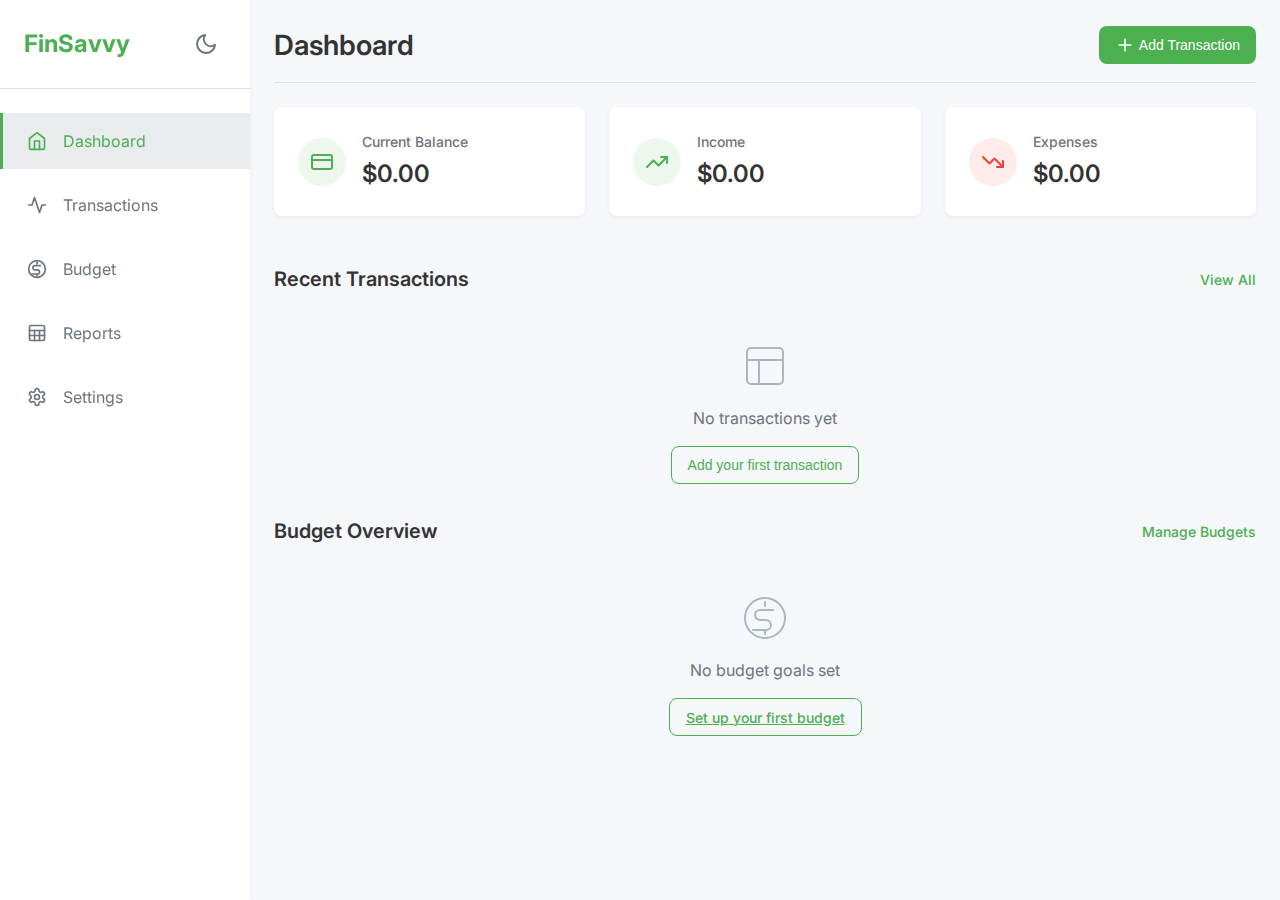
<file: index.html>
<!DOCTYPE html>
<html lang="en">
<head>
  <meta charset="UTF-8">
  <meta name="viewport" content="width=device-width, initial-scale=1.0">
  <title>FinSavvy | Dashboard</title>
  <link rel="stylesheet" href="src/css/style.css">
  <link rel="stylesheet" href="https://fonts.googleapis.com/css2?family=Inter:wght@400;500;600;700&display=swap">
</head>
<body>
  <div class="app-container">
    <!-- Sidebar Navigation -->
    <aside class="sidebar">
      <div class="sidebar-header">
        <h1 class="logo">FinSavvy</h1>
        <button id="theme-toggle" class="theme-toggle" aria-label="Toggle dark mode">
          <svg xmlns="http://www.w3.org/2000/svg" width="24" height="24" viewBox="0 0 24 24" fill="none" stroke="currentColor" stroke-width="2" stroke-linecap="round" stroke-linejoin="round" class="sun"><circle cx="12" cy="12" r="5"></circle><line x1="12" y1="1" x2="12" y2="3"></line><line x1="12" y1="21" x2="12" y2="23"></line><line x1="4.22" y1="4.22" x2="5.64" y2="5.64"></line><line x1="18.36" y1="18.36" x2="19.78" y2="19.78"></line><line x1="1" y1="12" x2="3" y2="12"></line><line x1="21" y1="12" x2="23" y2="12"></line><line x1="4.22" y1="19.78" x2="5.64" y2="18.36"></line><line x1="18.36" y1="5.64" x2="19.78" y2="4.22"></line></svg>
          <svg xmlns="http://www.w3.org/2000/svg" width="24" height="24" viewBox="0 0 24 24" fill="none" stroke="currentColor" stroke-width="2" stroke-linecap="round" stroke-linejoin="round" class="moon"><path d="M21 12.79A9 9 0 1 1 11.21 3 7 7 0 0 0 21 12.79z"></path></svg>
        </button>
      </div>
      <nav class="nav-menu">
        <ul>
          <li class="active">
            <a href="index.html">
              <svg xmlns="http://www.w3.org/2000/svg" width="24" height="24" viewBox="0 0 24 24" fill="none" stroke="currentColor" stroke-width="2" stroke-linecap="round" stroke-linejoin="round"><path d="m3 9 9-7 9 7v11a2 2 0 0 1-2 2H5a2 2 0 0 1-2-2z"></path><polyline points="9 22 9 12 15 12 15 22"></polyline></svg>
              <span>Dashboard</span>
            </a>
          </li>
          <li>
            <a href="transactions.html">
              <svg xmlns="http://www.w3.org/2000/svg" width="24" height="24" viewBox="0 0 24 24" fill="none" stroke="currentColor" stroke-width="2" stroke-linecap="round" stroke-linejoin="round"><path d="M22 12h-4l-3 9L9 3l-3 9H2"></path></svg>
              <span>Transactions</span>
            </a>
          </li>
          <li>
            <a href="budget.html">
              <svg xmlns="http://www.w3.org/2000/svg" width="24" height="24" viewBox="0 0 24 24" fill="none" stroke="currentColor" stroke-width="2" stroke-linecap="round" stroke-linejoin="round"><circle cx="12" cy="12" r="10"></circle><path d="M16 8h-6.5a2.5 2.5 0 0 0 0 5h3a2.5 2.5 0 0 1 0 5H6"></path><path d="M12 18v2"></path><path d="M12 4v2"></path></svg>
              <span>Budget</span>
            </a>
          </li>
          <li>
            <a href="reports.html">
              <svg xmlns="http://www.w3.org/2000/svg" width="24" height="24" viewBox="0 0 24 24" fill="none" stroke="currentColor" stroke-width="2" stroke-linecap="round" stroke-linejoin="round"><rect width="18" height="18" x="3" y="3" rx="2" ry="2"></rect><line x1="3" x2="21" y1="9" y2="9"></line><line x1="3" x2="21" y1="15" y2="15"></line><line x1="9" x2="9" y1="9" y2="21"></line><line x1="15" x2="15" y1="9" y2="21"></line></svg>
              <span>Reports</span>
            </a>
          </li>
          <li>
            <a href="settings.html">
              <svg xmlns="http://www.w3.org/2000/svg" width="24" height="24" viewBox="0 0 24 24" fill="none" stroke="currentColor" stroke-width="2" stroke-linecap="round" stroke-linejoin="round"><path d="M12.22 2h-.44a2 2 0 0 0-2 2v.18a2 2 0 0 1-1 1.73l-.43.25a2 2 0 0 1-2 0l-.15-.08a2 2 0 0 0-2.73.73l-.22.38a2 2 0 0 0 .73 2.73l.15.1a2 2 0 0 1 1 1.72v.51a2 2 0 0 1-1 1.74l-.15.09a2 2 0 0 0-.73 2.73l.22.38a2 2 0 0 0 2.73.73l.15-.08a2 2 0 0 1 2 0l.43.25a2 2 0 0 1 1 1.73V20a2 2 0 0 0 2 2h.44a2 2 0 0 0 2-2v-.18a2 2 0 0 1 1-1.73l.43-.25a2 2 0 0 1 2 0l.15.08a2 2 0 0 0 2.73-.73l.22-.39a2 2 0 0 0-.73-2.73l-.15-.08a2 2 0 0 1-1-1.74v-.5a2 2 0 0 1 1-1.74l.15-.09a2 2 0 0 0 .73-2.73l-.22-.38a2 2 0 0 0-2.73-.73l-.15.08a2 2 0 0 1-2 0l-.43-.25a2 2 0 0 1-1-1.73V4a2 2 0 0 0-2-2z"></path><circle cx="12" cy="12" r="3"></circle></svg>
              <span>Settings</span>
            </a>
          </li>
        </ul>
      </nav>
    </aside>

    <!-- Main Content -->
    <main class="main-content">
      <header class="page-header">
        <h2>Dashboard</h2>
        <div class="header-actions">
          <button id="quick-add-button" class="btn btn-primary">
            <svg xmlns="http://www.w3.org/2000/svg" width="20" height="20" viewBox="0 0 24 24" fill="none" stroke="currentColor" stroke-width="2" stroke-linecap="round" stroke-linejoin="round"><path d="M12 5v14"></path><path d="M5 12h14"></path></svg>
            Add Transaction
          </button>
        </div>
      </header>

      <!-- Summary Cards -->
      <section class="summary-cards">
        <div class="card balance-card">
          <div class="card-icon">
            <svg xmlns="http://www.w3.org/2000/svg" width="24" height="24" viewBox="0 0 24 24" fill="none" stroke="currentColor" stroke-width="2" stroke-linecap="round" stroke-linejoin="round"><rect width="20" height="14" x="2" y="5" rx="2"></rect><line x1="2" x2="22" y1="10" y2="10"></line></svg>
          </div>
          <div class="card-content">
            <h3>Current Balance</h3>
            <p class="amount" id="current-balance">$0.00</p>
          </div>
        </div>
        <div class="card income-card">
          <div class="card-icon">
            <svg xmlns="http://www.w3.org/2000/svg" width="24" height="24" viewBox="0 0 24 24" fill="none" stroke="currentColor" stroke-width="2" stroke-linecap="round" stroke-linejoin="round"><polyline points="22 7 13.5 15.5 8.5 10.5 2 17"></polyline><polyline points="16 7 22 7 22 13"></polyline></svg>
          </div>
          <div class="card-content">
            <h3>Income</h3>
            <p class="amount" id="total-income">$0.00</p>
          </div>
        </div>
        <div class="card expense-card">
          <div class="card-icon">
            <svg xmlns="http://www.w3.org/2000/svg" width="24" height="24" viewBox="0 0 24 24" fill="none" stroke="currentColor" stroke-width="2" stroke-linecap="round" stroke-linejoin="round"><polyline points="22 17 13.5 8.5 8.5 13.5 2 7"></polyline><polyline points="16 17 22 17 22 11"></polyline></svg>
          </div>
          <div class="card-content">
            <h3>Expenses</h3>
            <p class="amount" id="total-expenses">$0.00</p>
          </div>
        </div>
      </section>

      <!-- Recent Transactions -->
      <section class="recent-transactions">
        <div class="section-header">
          <h3>Recent Transactions</h3>
          <a href="transactions.html" class="view-all">View All</a>
        </div>
        <div class="transactions-list" id="recent-transactions-list">
          <!-- Transactions will be inserted here from JavaScript -->
          <div class="empty-state">
            <svg xmlns="http://www.w3.org/2000/svg" width="48" height="48" viewBox="0 0 24 24" fill="none" stroke="currentColor" stroke-width="1" stroke-linecap="round" stroke-linejoin="round" class="empty-icon"><rect width="18" height="18" x="3" y="3" rx="2" ry="2"></rect><line x1="3" x2="21" y1="9" y2="9"></line><line x1="9" x2="9" y1="21" y2="9"></line></svg>
            <p>No transactions yet</p>
            <button id="add-first-transaction" class="btn btn-outline">Add your first transaction</button>
          </div>
        </div>
      </section>

      <!-- Quick Budget -->
      <section class="quick-budget">
        <div class="section-header">
          <h3>Budget Overview</h3>
          <a href="budget.html" class="view-all">Manage Budgets</a>
        </div>
        <div id="budget-overview">
          <!-- Budget goals will be inserted here from JavaScript -->
          <div class="empty-state">
            <svg xmlns="http://www.w3.org/2000/svg" width="48" height="48" viewBox="0 0 24 24" fill="none" stroke="currentColor" stroke-width="1" stroke-linecap="round" stroke-linejoin="round" class="empty-icon"><circle cx="12" cy="12" r="10"></circle><path d="M16 8h-6.5a2.5 2.5 0 0 0 0 5h3a2.5 2.5 0 0 1 0 5H6"></path><path d="M12 18v2"></path><path d="M12 4v2"></path></svg>
            <p>No budget goals set</p>
            <a href="budget.html" class="btn btn-outline">Set up your first budget</a>
          </div>
        </div>
      </section>
    </main>
  </div>

  <!-- Transaction Modal -->
  <div id="transaction-modal" class="modal">
    <div class="modal-content">
      <div class="modal-header">
        <h3>Add New Transaction</h3>
        <button class="modal-close">&times;</button>
      </div>
      <form id="transaction-form">
        <div class="form-group">
          <label for="transaction-description">Description</label>
          <input type="text" id="transaction-description" placeholder="What was this for?" required>
        </div>
        <div class="form-group">
          <label for="transaction-amount">Amount</label>
          <input type="number" id="transaction-amount" placeholder="0.00" step="0.01" required>
        </div>
        <div class="form-group">
          <label for="transaction-type">Type</label>
          <select id="transaction-type" required>
            <option value="expense">Expense</option>
            <option value="income">Income</option>
          </select>
        </div>
        <div class="form-group">
          <label for="transaction-category">Category</label>
          <select id="transaction-category" required>
            <option value="food">Food</option>
            <option value="transport">Transport</option>
            <option value="utilities">Utilities</option>
            <option value="entertainment">Entertainment</option>
            <option value="shopping">Shopping</option>
            <option value="housing">Housing</option>
            <option value="income">Income</option>
            <option value="other">Other</option>
          </select>
        </div>
        <div class="form-group">
          <label for="transaction-date">Date</label>
          <input type="date" id="transaction-date" required>
        </div>
        <div class="form-actions">
          <button type="button" class="btn btn-secondary modal-cancel">Cancel</button>
          <button type="submit" class="btn btn-primary">Save Transaction</button>
        </div>
      </form>
    </div>
  </div>

  <script src="src/js/storage.js"></script>
  <script src="src/js/main.js"></script>
  <script src="src/js/transactions.js"></script>
  <script src="src/js/budgets.js"></script>
  <script src="src/js/dashboard.js"></script>
</body>
</html>
</file>
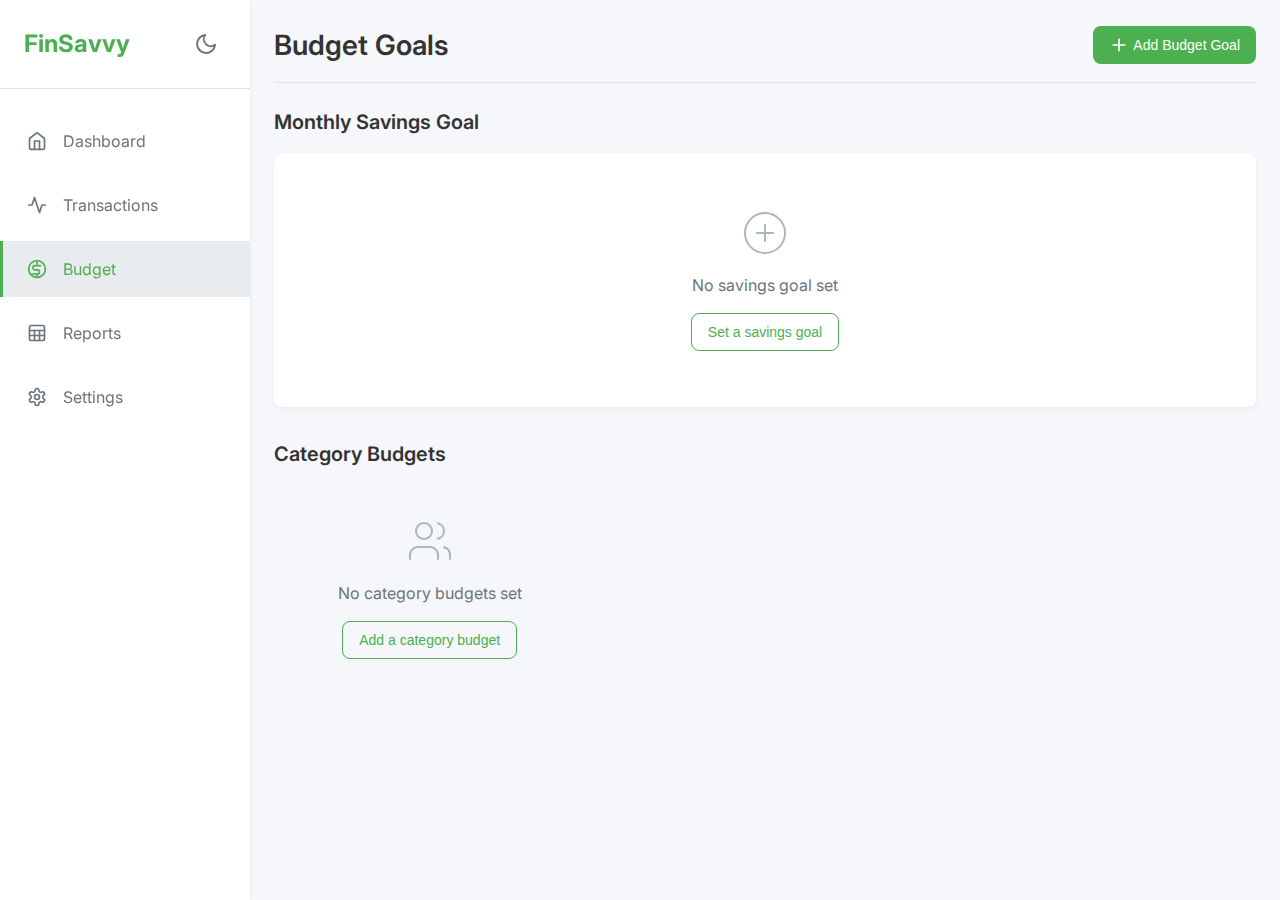
<file: budget.html>
<!DOCTYPE html>
<html lang="en">
<head>
  <meta charset="UTF-8">
  <meta name="viewport" content="width=device-width, initial-scale=1.0">
  <title>FinSavvy | Budget</title>
  <link rel="stylesheet" href="src/css/style.css">
  <link rel="stylesheet" href="https://fonts.googleapis.com/css2?family=Inter:wght@400;500;600;700&display=swap">
</head>
<body>
  <div class="app-container">
    <!-- Sidebar Navigation -->
    <aside class="sidebar">
      <div class="sidebar-header">
        <h1 class="logo">FinSavvy</h1>
        <button id="theme-toggle" class="theme-toggle" aria-label="Toggle dark mode">
          <svg xmlns="http://www.w3.org/2000/svg" width="24" height="24" viewBox="0 0 24 24" fill="none" stroke="currentColor" stroke-width="2" stroke-linecap="round" stroke-linejoin="round" class="sun"><circle cx="12" cy="12" r="5"></circle><line x1="12" y1="1" x2="12" y2="3"></line><line x1="12" y1="21" x2="12" y2="23"></line><line x1="4.22" y1="4.22" x2="5.64" y2="5.64"></line><line x1="18.36" y1="18.36" x2="19.78" y2="19.78"></line><line x1="1" y1="12" x2="3" y2="12"></line><line x1="21" y1="12" x2="23" y2="12"></line><line x1="4.22" y1="19.78" x2="5.64" y2="18.36"></line><line x1="18.36" y1="5.64" x2="19.78" y2="4.22"></line></svg>
          <svg xmlns="http://www.w3.org/2000/svg" width="24" height="24" viewBox="0 0 24 24" fill="none" stroke="currentColor" stroke-width="2" stroke-linecap="round" stroke-linejoin="round" class="moon"><path d="M21 12.79A9 9 0 1 1 11.21 3 7 7 0 0 0 21 12.79z"></path></svg>
        </button>
      </div>
      <nav class="nav-menu">
        <ul>
          <li>
            <a href="index.html">
              <svg xmlns="http://www.w3.org/2000/svg" width="24" height="24" viewBox="0 0 24 24" fill="none" stroke="currentColor" stroke-width="2" stroke-linecap="round" stroke-linejoin="round"><path d="m3 9 9-7 9 7v11a2 2 0 0 1-2 2H5a2 2 0 0 1-2-2z"></path><polyline points="9 22 9 12 15 12 15 22"></polyline></svg>
              <span>Dashboard</span>
            </a>
          </li>
          <li>
            <a href="transactions.html">
              <svg xmlns="http://www.w3.org/2000/svg" width="24" height="24" viewBox="0 0 24 24" fill="none" stroke="currentColor" stroke-width="2" stroke-linecap="round" stroke-linejoin="round"><path d="M22 12h-4l-3 9L9 3l-3 9H2"></path></svg>
              <span>Transactions</span>
            </a>
          </li>
          <li class="active">
            <a href="budget.html">
              <svg xmlns="http://www.w3.org/2000/svg" width="24" height="24" viewBox="0 0 24 24" fill="none" stroke="currentColor" stroke-width="2" stroke-linecap="round" stroke-linejoin="round"><circle cx="12" cy="12" r="10"></circle><path d="M16 8h-6.5a2.5 2.5 0 0 0 0 5h3a2.5 2.5 0 0 1 0 5H6"></path><path d="M12 18v2"></path><path d="M12 4v2"></path></svg>
              <span>Budget</span>
            </a>
          </li>
          <li>
            <a href="reports.html">
              <svg xmlns="http://www.w3.org/2000/svg" width="24" height="24" viewBox="0 0 24 24" fill="none" stroke="currentColor" stroke-width="2" stroke-linecap="round" stroke-linejoin="round"><rect width="18" height="18" x="3" y="3" rx="2" ry="2"></rect><line x1="3" x2="21" y1="9" y2="9"></line><line x1="3" x2="21" y1="15" y2="15"></line><line x1="9" x2="9" y1="9" y2="21"></line><line x1="15" x2="15" y1="9" y2="21"></line></svg>
              <span>Reports</span>
            </a>
          </li>
          <li>
            <a href="settings.html">
              <svg xmlns="http://www.w3.org/2000/svg" width="24" height="24" viewBox="0 0 24 24" fill="none" stroke="currentColor" stroke-width="2" stroke-linecap="round" stroke-linejoin="round"><path d="M12.22 2h-.44a2 2 0 0 0-2 2v.18a2 2 0 0 1-1 1.73l-.43.25a2 2 0 0 1-2 0l-.15-.08a2 2 0 0 0-2.73.73l-.22.38a2 2 0 0 0 .73 2.73l.15.1a2 2 0 0 1 1 1.72v.51a2 2 0 0 1-1 1.74l-.15.09a2 2 0 0 0-.73 2.73l.22.38a2 2 0 0 0 2.73.73l.15-.08a2 2 0 0 1 2 0l.43.25a2 2 0 0 1 1 1.73V20a2 2 0 0 0 2 2h.44a2 2 0 0 0 2-2v-.18a2 2 0 0 1 1-1.73l.43-.25a2 2 0 0 1 2 0l.15.08a2 2 0 0 0 2.73-.73l.22-.39a2 2 0 0 0-.73-2.73l-.15-.08a2 2 0 0 1-1-1.74v-.5a2 2 0 0 1 1-1.74l.15-.09a2 2 0 0 0 .73-2.73l-.22-.38a2 2 0 0 0-2.73-.73l-.15.08a2 2 0 0 1-2 0l-.43-.25a2 2 0 0 1-1-1.73V4a2 2 0 0 0-2-2z"></path><circle cx="12" cy="12" r="3"></circle></svg>
              <span>Settings</span>
            </a>
          </li>
        </ul>
      </nav>
    </aside>

    <!-- Main Content -->
    <main class="main-content">
      <header class="page-header">
        <h2>Budget Goals</h2>
        <div class="header-actions">
          <button id="add-budget-button" class="btn btn-primary">
            <svg xmlns="http://www.w3.org/2000/svg" width="20" height="20" viewBox="0 0 24 24" fill="none" stroke="currentColor" stroke-width="2" stroke-linecap="round" stroke-linejoin="round"><path d="M12 5v14"></path><path d="M5 12h14"></path></svg>
            Add Budget Goal
          </button>
        </div>
      </header>

      <!-- Savings Goal -->
      <section class="savings-goal">
        <div class="section-header">
          <h3>Monthly Savings Goal</h3>
        </div>
        <div class="savings-container" id="savings-goal-container">
          <!-- Savings goal will be inserted here from JavaScript -->
          <div class="empty-state" id="empty-savings">
            <svg xmlns="http://www.w3.org/2000/svg" width="48" height="48" viewBox="0 0 24 24" fill="none" stroke="currentColor" stroke-width="1" stroke-linecap="round" stroke-linejoin="round" class="empty-icon"><circle cx="12" cy="12" r="10"></circle><line x1="12" y1="8" x2="12" y2="16"></line><line x1="8" y1="12" x2="16" y2="12"></line></svg>
            <p>No savings goal set</p>
            <button id="add-savings-goal" class="btn btn-outline">Set a savings goal</button>
          </div>
        </div>
      </section>

      <!-- Budget Categories -->
      <section class="budget-categories">
        <div class="section-header">
          <h3>Category Budgets</h3>
        </div>
        <div class="budgets-list" id="budget-list">
          <!-- Budget cards will be inserted here from JavaScript -->
          <div class="empty-state" id="empty-budgets">
            <svg xmlns="http://www.w3.org/2000/svg" width="48" height="48" viewBox="0 0 24 24" fill="none" stroke="currentColor" stroke-width="1" stroke-linecap="round" stroke-linejoin="round" class="empty-icon"><path d="M16 21v-2a4 4 0 0 0-4-4H6a4 4 0 0 0-4 4v2"></path><circle cx="9" cy="7" r="4"></circle><path d="M22 21v-2a4 4 0 0 0-3-3.87"></path><path d="M16 3.13a4 4 0 0 1 0 7.75"></path></svg>
            <p>No category budgets set</p>
            <button id="add-category-budget" class="btn btn-outline">Add a category budget</button>
          </div>
        </div>
      </section>
    </main>
  </div>

  <!-- Budget Modal -->
  <div id="budget-modal" class="modal">
    <div class="modal-content">
      <div class="modal-header">
        <h3 id="budget-modal-title">Add Budget Goal</h3>
        <button class="modal-close">&times;</button>
      </div>
      <form id="budget-form">
        <input type="hidden" id="budget-id">
        <div class="form-group">
          <label for="budget-type">Budget Type</label>
          <select id="budget-type" required>
            <option value="category">Category Budget</option>
            <option value="savings">Savings Goal</option>
          </select>
        </div>
        <div class="form-group" id="category-group">
          <label for="budget-category">Category</label>
          <select id="budget-category" required>
            <option value="food">Food</option>
            <option value="transport">Transport</option>
            <option value="utilities">Utilities</option>
            <option value="entertainment">Entertainment</option>
            <option value="shopping">Shopping</option>
            <option value="housing">Housing</option>
            <option value="other">Other</option>
          </select>
        </div>
        <div class="form-group">
          <label for="budget-amount">Amount</label>
          <input type="number" id="budget-amount" placeholder="0.00" step="0.01" required>
        </div>
        <div class="form-group">
          <label for="budget-month">Month</label>
          <input type="month" id="budget-month" required>
        </div>
        <div class="form-actions">
          <button type="button" class="btn btn-secondary modal-cancel">Cancel</button>
          <button type="submit" class="btn btn-primary">Save Budget</button>
        </div>
      </form>
    </div>
  </div>

  <!-- Delete Confirmation Modal -->
  <div id="delete-budget-modal" class="modal">
    <div class="modal-content">
      <div class="modal-header">
        <h3>Delete Budget</h3>
        <button class="modal-close">&times;</button>
      </div>
      <div class="modal-body">
        <p>Are you sure you want to delete this budget? This action cannot be undone.</p>
      </div>
      <div class="modal-footer">
        <button class="btn btn-secondary modal-cancel">Cancel</button>
        <button class="btn btn-danger" id="confirm-delete-budget-btn">Delete</button>
      </div>
    </div>
  </div>

  <script src="src/js/storage.js"></script>
  <script src="src/js/main.js"></script>
  <script src="src/js/transactions.js"></script>
  <script src="src/js/budgets.js"></script>
  <script src="src/js/budget-page.js"></script>
</body>
</html>
</file>
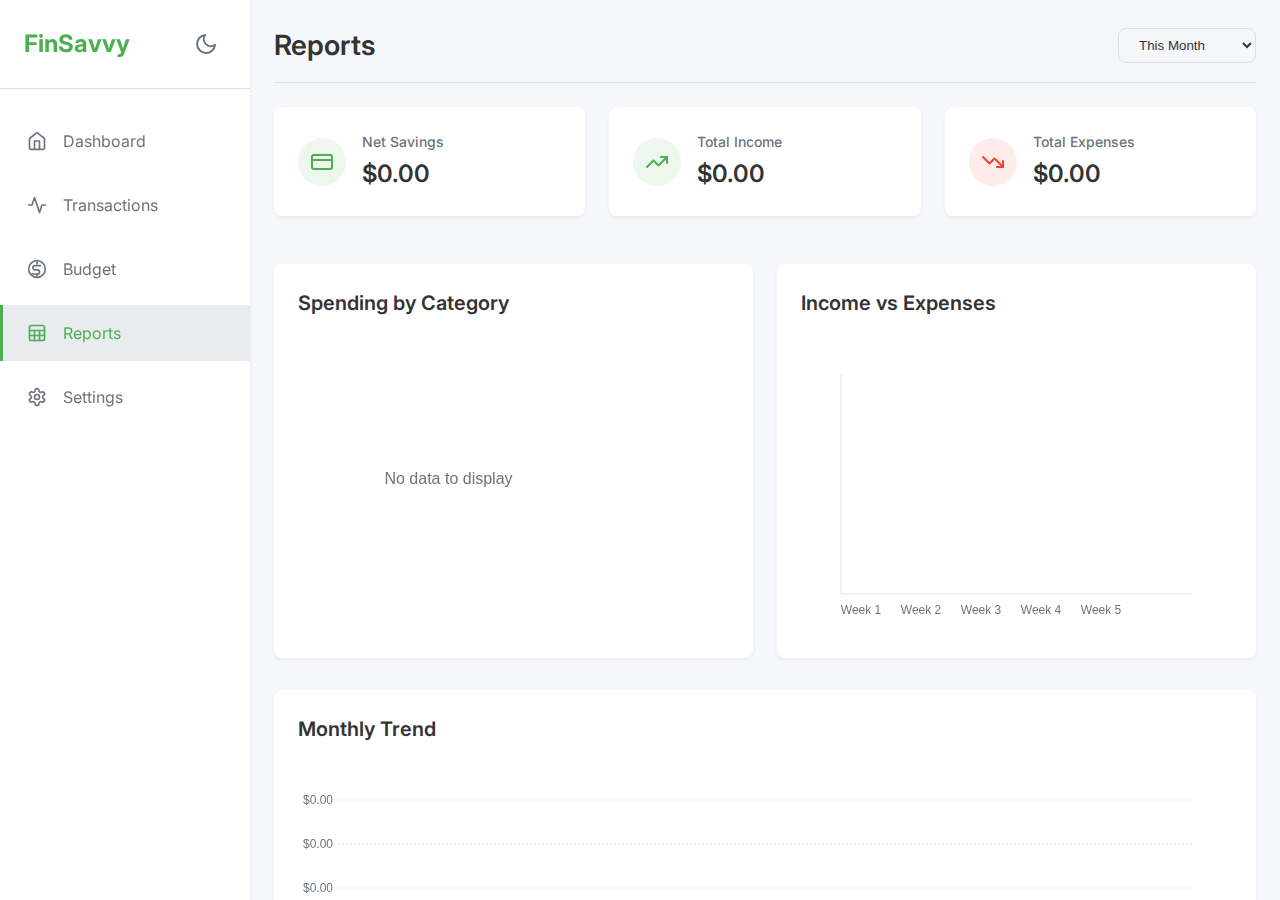
<file: reports.html>
<!DOCTYPE html>
<html lang="en">
<head>
  <meta charset="UTF-8">
  <meta name="viewport" content="width=device-width, initial-scale=1.0">
  <title>FinSavvy | Reports</title>
  <link rel="stylesheet" href="src/css/style.css">
  <link rel="stylesheet" href="https://fonts.googleapis.com/css2?family=Inter:wght@400;500;600;700&display=swap">
</head>
<body>
  <div class="app-container">
    <!-- Sidebar Navigation -->
    <aside class="sidebar">
      <div class="sidebar-header">
        <h1 class="logo">FinSavvy</h1>
        <button id="theme-toggle" class="theme-toggle" aria-label="Toggle dark mode">
          <svg xmlns="http://www.w3.org/2000/svg" width="24" height="24" viewBox="0 0 24 24" fill="none" stroke="currentColor" stroke-width="2" stroke-linecap="round" stroke-linejoin="round" class="sun"><circle cx="12" cy="12" r="5"></circle><line x1="12" y1="1" x2="12" y2="3"></line><line x1="12" y1="21" x2="12" y2="23"></line><line x1="4.22" y1="4.22" x2="5.64" y2="5.64"></line><line x1="18.36" y1="18.36" x2="19.78" y2="19.78"></line><line x1="1" y1="12" x2="3" y2="12"></line><line x1="21" y1="12" x2="23" y2="12"></line><line x1="4.22" y1="19.78" x2="5.64" y2="18.36"></line><line x1="18.36" y1="5.64" x2="19.78" y2="4.22"></line></svg>
          <svg xmlns="http://www.w3.org/2000/svg" width="24" height="24" viewBox="0 0 24 24" fill="none" stroke="currentColor" stroke-width="2" stroke-linecap="round" stroke-linejoin="round" class="moon"><path d="M21 12.79A9 9 0 1 1 11.21 3 7 7 0 0 0 21 12.79z"></path></svg>
        </button>
      </div>
      <nav class="nav-menu">
        <ul>
          <li>
            <a href="index.html">
              <svg xmlns="http://www.w3.org/2000/svg" width="24" height="24" viewBox="0 0 24 24" fill="none" stroke="currentColor" stroke-width="2" stroke-linecap="round" stroke-linejoin="round"><path d="m3 9 9-7 9 7v11a2 2 0 0 1-2 2H5a2 2 0 0 1-2-2z"></path><polyline points="9 22 9 12 15 12 15 22"></polyline></svg>
              <span>Dashboard</span>
            </a>
          </li>
          <li>
            <a href="transactions.html">
              <svg xmlns="http://www.w3.org/2000/svg" width="24" height="24" viewBox="0 0 24 24" fill="none" stroke="currentColor" stroke-width="2" stroke-linecap="round" stroke-linejoin="round"><path d="M22 12h-4l-3 9L9 3l-3 9H2"></path></svg>
              <span>Transactions</span>
            </a>
          </li>
          <li>
            <a href="budget.html">
              <svg xmlns="http://www.w3.org/2000/svg" width="24" height="24" viewBox="0 0 24 24" fill="none" stroke="currentColor" stroke-width="2" stroke-linecap="round" stroke-linejoin="round"><circle cx="12" cy="12" r="10"></circle><path d="M16 8h-6.5a2.5 2.5 0 0 0 0 5h3a2.5 2.5 0 0 1 0 5H6"></path><path d="M12 18v2"></path><path d="M12 4v2"></path></svg>
              <span>Budget</span>
            </a>
          </li>
          <li class="active">
            <a href="reports.html">
              <svg xmlns="http://www.w3.org/2000/svg" width="24" height="24" viewBox="0 0 24 24" fill="none" stroke="currentColor" stroke-width="2" stroke-linecap="round" stroke-linejoin="round"><rect width="18" height="18" x="3" y="3" rx="2" ry="2"></rect><line x1="3" x2="21" y1="9" y2="9"></line><line x1="3" x2="21" y1="15" y2="15"></line><line x1="9" x2="9" y1="9" y2="21"></line><line x1="15" x2="15" y1="9" y2="21"></line></svg>
              <span>Reports</span>
            </a>
          </li>
          <li>
            <a href="settings.html">
              <svg xmlns="http://www.w3.org/2000/svg" width="24" height="24" viewBox="0 0 24 24" fill="none" stroke="currentColor" stroke-width="2" stroke-linecap="round" stroke-linejoin="round"><path d="M12.22 2h-.44a2 2 0 0 0-2 2v.18a2 2 0 0 1-1 1.73l-.43.25a2 2 0 0 1-2 0l-.15-.08a2 2 0 0 0-2.73.73l-.22.38a2 2 0 0 0 .73 2.73l.15.1a2 2 0 0 1 1 1.72v.51a2 2 0 0 1-1 1.74l-.15.09a2 2 0 0 0-.73 2.73l.22.38a2 2 0 0 0 2.73.73l.15-.08a2 2 0 0 1 2 0l.43.25a2 2 0 0 1 1 1.73V20a2 2 0 0 0 2 2h.44a2 2 0 0 0 2-2v-.18a2 2 0 0 1 1-1.73l.43-.25a2 2 0 0 1 2 0l.15.08a2 2 0 0 0 2.73-.73l.22-.39a2 2 0 0 0-.73-2.73l-.15-.08a2 2 0 0 1-1-1.74v-.5a2 2 0 0 1 1-1.74l.15-.09a2 2 0 0 0 .73-2.73l-.22-.38a2 2 0 0 0-2.73-.73l-.15.08a2 2 0 0 1-2 0l-.43-.25a2 2 0 0 1-1-1.73V4a2 2 0 0 0-2-2z"></path><circle cx="12" cy="12" r="3"></circle></svg>
              <span>Settings</span>
            </a>
          </li>
        </ul>
      </nav>
    </aside>

    <!-- Main Content -->
    <main class="main-content">
      <header class="page-header">
        <h2>Reports</h2>
        <div class="header-actions">
          <div class="date-selector">
            <select id="report-period">
              <option value="month">This Month</option>
              <option value="3months">Last 3 Months</option>
              <option value="6months">Last 6 Months</option>
              <option value="year">This Year</option>
            </select>
          </div>
        </div>
      </header>

      <!-- Summary Cards -->
      <section class="summary-cards">
        <div class="card balance-card">
          <div class="card-icon">
            <svg xmlns="http://www.w3.org/2000/svg" width="24" height="24" viewBox="0 0 24 24" fill="none" stroke="currentColor" stroke-width="2" stroke-linecap="round" stroke-linejoin="round"><rect width="20" height="14" x="2" y="5" rx="2"></rect><line x1="2" x2="22" y1="10" y2="10"></line></svg>
          </div>
          <div class="card-content">
            <h3>Net Savings</h3>
            <p class="amount" id="report-net-savings">$0.00</p>
          </div>
        </div>
        <div class="card income-card">
          <div class="card-icon">
            <svg xmlns="http://www.w3.org/2000/svg" width="24" height="24" viewBox="0 0 24 24" fill="none" stroke="currentColor" stroke-width="2" stroke-linecap="round" stroke-linejoin="round"><polyline points="22 7 13.5 15.5 8.5 10.5 2 17"></polyline><polyline points="16 7 22 7 22 13"></polyline></svg>
          </div>
          <div class="card-content">
            <h3>Total Income</h3>
            <p class="amount" id="report-total-income">$0.00</p>
          </div>
        </div>
        <div class="card expense-card">
          <div class="card-icon">
            <svg xmlns="http://www.w3.org/2000/svg" width="24" height="24" viewBox="0 0 24 24" fill="none" stroke="currentColor" stroke-width="2" stroke-linecap="round" stroke-linejoin="round"><polyline points="22 17 13.5 8.5 8.5 13.5 2 7"></polyline><polyline points="16 17 22 17 22 11"></polyline></svg>
          </div>
          <div class="card-content">
            <h3>Total Expenses</h3>
            <p class="amount" id="report-total-expenses">$0.00</p>
          </div>
        </div>
      </section>

      <!-- Charts -->
      <section class="charts-container">
        <!-- Spending by Category -->
        <div class="chart-card">
          <h3>Spending by Category</h3>
          <div class="pie-chart-container">
            <canvas id="category-pie-chart"></canvas>
            <div class="chart-legend" id="pie-chart-legend"></div>
          </div>
        </div>

        <!-- Income vs Expenses -->
        <div class="chart-card">
          <h3>Income vs Expenses</h3>
          <div class="bar-chart-container">
            <canvas id="income-expense-chart"></canvas>
          </div>
        </div>
      </section>

      <!-- Monthly Trend -->
      <section class="trend-chart-section">
        <h3>Monthly Trend</h3>
        <div class="line-chart-container">
          <canvas id="trend-line-chart"></canvas>
        </div>
      </section>

      <!-- Export Section -->
      <section class="export-section">
        <button id="export-csv" class="btn btn-secondary">
          <svg xmlns="http://www.w3.org/2000/svg" width="20" height="20" viewBox="0 0 24 24" fill="none" stroke="currentColor" stroke-width="2" stroke-linecap="round" stroke-linejoin="round"><path d="M21 15v4a2 2 0 0 1-2 2H5a2 2 0 0 1-2-2v-4"></path><polyline points="7 10 12 15 17 10"></polyline><line x1="12" y1="15" x2="12" y2="3"></line></svg>
          Export to CSV
        </button>
      </section>
    </main>
  </div>

  <script src="src/js/storage.js"></script>
  <script src="src/js/main.js"></script>
  <script src="src/js/transactions.js"></script>
  <script src="src/js/charts.js"></script>
  <script src="src/js/reports.js"></script>
</body>
</html>
</file>
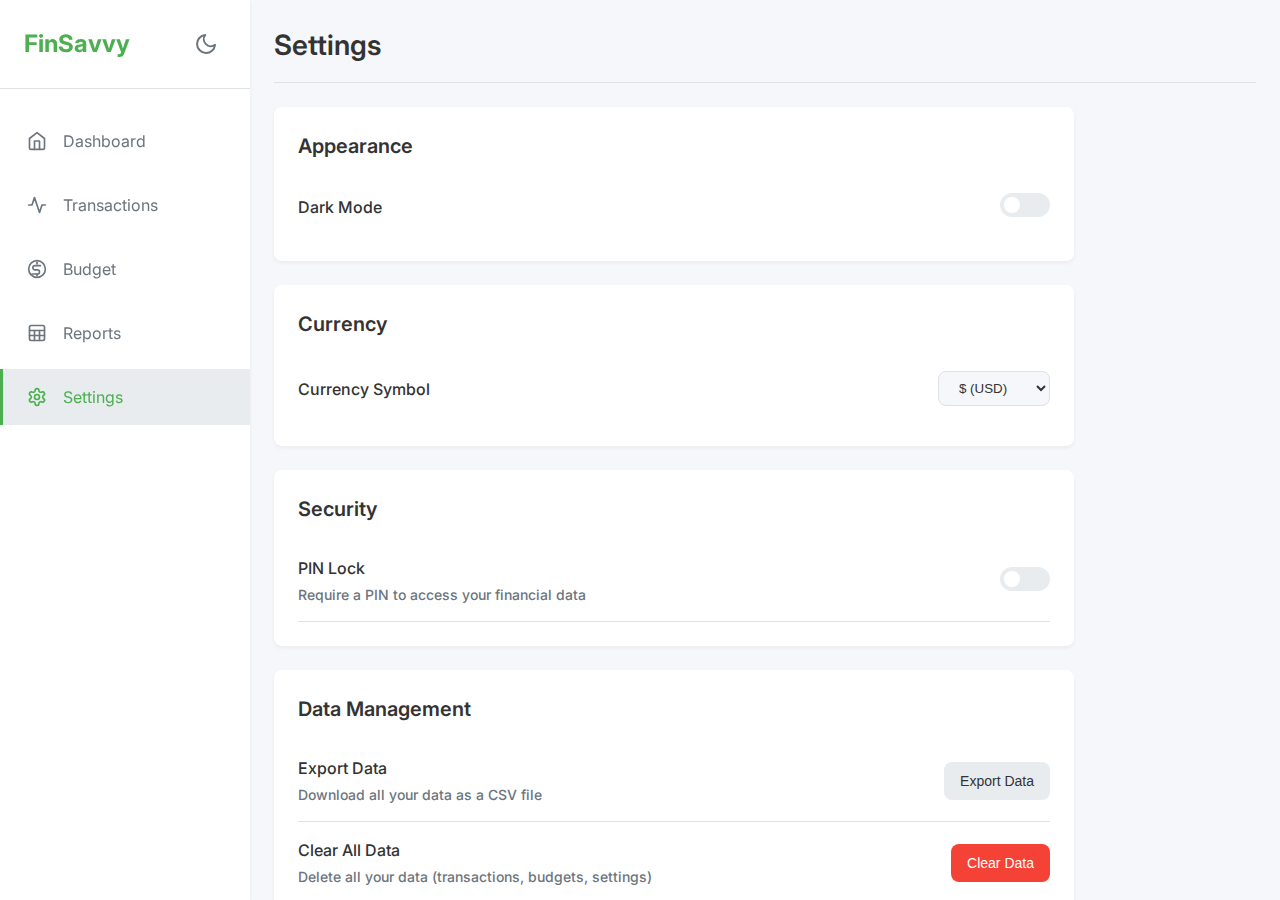
<file: settings.html>
<!DOCTYPE html>
<html lang="en">
<head>
  <meta charset="UTF-8">
  <meta name="viewport" content="width=device-width, initial-scale=1.0">
  <title>FinSavvy | Settings</title>
  <link rel="stylesheet" href="src/css/style.css">
  <link rel="stylesheet" href="https://fonts.googleapis.com/css2?family=Inter:wght@400;500;600;700&display=swap">
</head>
<body>
  <div class="app-container">
    <!-- Sidebar Navigation -->
    <aside class="sidebar">
      <div class="sidebar-header">
        <h1 class="logo">FinSavvy</h1>
        <button id="theme-toggle" class="theme-toggle" aria-label="Toggle dark mode">
          <svg xmlns="http://www.w3.org/2000/svg" width="24" height="24" viewBox="0 0 24 24" fill="none" stroke="currentColor" stroke-width="2" stroke-linecap="round" stroke-linejoin="round" class="sun"><circle cx="12" cy="12" r="5"></circle><line x1="12" y1="1" x2="12" y2="3"></line><line x1="12" y1="21" x2="12" y2="23"></line><line x1="4.22" y1="4.22" x2="5.64" y2="5.64"></line><line x1="18.36" y1="18.36" x2="19.78" y2="19.78"></line><line x1="1" y1="12" x2="3" y2="12"></line><line x1="21" y1="12" x2="23" y2="12"></line><line x1="4.22" y1="19.78" x2="5.64" y2="18.36"></line><line x1="18.36" y1="5.64" x2="19.78" y2="4.22"></line></svg>
          <svg xmlns="http://www.w3.org/2000/svg" width="24" height="24" viewBox="0 0 24 24" fill="none" stroke="currentColor" stroke-width="2" stroke-linecap="round" stroke-linejoin="round" class="moon"><path d="M21 12.79A9 9 0 1 1 11.21 3 7 7 0 0 0 21 12.79z"></path></svg>
        </button>
      </div>
      <nav class="nav-menu">
        <ul>
          <li>
            <a href="index.html">
              <svg xmlns="http://www.w3.org/2000/svg" width="24" height="24" viewBox="0 0 24 24" fill="none" stroke="currentColor" stroke-width="2" stroke-linecap="round" stroke-linejoin="round"><path d="m3 9 9-7 9 7v11a2 2 0 0 1-2 2H5a2 2 0 0 1-2-2z"></path><polyline points="9 22 9 12 15 12 15 22"></polyline></svg>
              <span>Dashboard</span>
            </a>
          </li>
          <li>
            <a href="transactions.html">
              <svg xmlns="http://www.w3.org/2000/svg" width="24" height="24" viewBox="0 0 24 24" fill="none" stroke="currentColor" stroke-width="2" stroke-linecap="round" stroke-linejoin="round"><path d="M22 12h-4l-3 9L9 3l-3 9H2"></path></svg>
              <span>Transactions</span>
            </a>
          </li>
          <li>
            <a href="budget.html">
              <svg xmlns="http://www.w3.org/2000/svg" width="24" height="24" viewBox="0 0 24 24" fill="none" stroke="currentColor" stroke-width="2" stroke-linecap="round" stroke-linejoin="round"><circle cx="12" cy="12" r="10"></circle><path d="M16 8h-6.5a2.5 2.5 0 0 0 0 5h3a2.5 2.5 0 0 1 0 5H6"></path><path d="M12 18v2"></path><path d="M12 4v2"></path></svg>
              <span>Budget</span>
            </a>
          </li>
          <li>
            <a href="reports.html">
              <svg xmlns="http://www.w3.org/2000/svg" width="24" height="24" viewBox="0 0 24 24" fill="none" stroke="currentColor" stroke-width="2" stroke-linecap="round" stroke-linejoin="round"><rect width="18" height="18" x="3" y="3" rx="2" ry="2"></rect><line x1="3" x2="21" y1="9" y2="9"></line><line x1="3" x2="21" y1="15" y2="15"></line><line x1="9" x2="9" y1="9" y2="21"></line><line x1="15" x2="15" y1="9" y2="21"></line></svg>
              <span>Reports</span>
            </a>
          </li>
          <li class="active">
            <a href="settings.html">
              <svg xmlns="http://www.w3.org/2000/svg" width="24" height="24" viewBox="0 0 24 24" fill="none" stroke="currentColor" stroke-width="2" stroke-linecap="round" stroke-linejoin="round"><path d="M12.22 2h-.44a2 2 0 0 0-2 2v.18a2 2 0 0 1-1 1.73l-.43.25a2 2 0 0 1-2 0l-.15-.08a2 2 0 0 0-2.73.73l-.22.38a2 2 0 0 0 .73 2.73l.15.1a2 2 0 0 1 1 1.72v.51a2 2 0 0 1-1 1.74l-.15.09a2 2 0 0 0-.73 2.73l.22.38a2 2 0 0 0 2.73.73l.15-.08a2 2 0 0 1 2 0l.43.25a2 2 0 0 1 1 1.73V20a2 2 0 0 0 2 2h.44a2 2 0 0 0 2-2v-.18a2 2 0 0 1 1-1.73l.43-.25a2 2 0 0 1 2 0l.15.08a2 2 0 0 0 2.73-.73l.22-.39a2 2 0 0 0-.73-2.73l-.15-.08a2 2 0 0 1-1-1.74v-.5a2 2 0 0 1 1-1.74l.15-.09a2 2 0 0 0 .73-2.73l-.22-.38a2 2 0 0 0-2.73-.73l-.15.08a2 2 0 0 1-2 0l-.43-.25a2 2 0 0 1-1-1.73V4a2 2 0 0 0-2-2z"></path><circle cx="12" cy="12" r="3"></circle></svg>
              <span>Settings</span>
            </a>
          </li>
        </ul>
      </nav>
    </aside>

    <!-- Main Content -->
    <main class="main-content">
      <header class="page-header">
        <h2>Settings</h2>
      </header>

      <div class="settings-container">
        <!-- Appearance Settings -->
        <section class="settings-section">
          <h3>Appearance</h3>
          <div class="setting-item">
            <div class="setting-label">
              <span>Dark Mode</span>
            </div>
            <div class="setting-control">
              <label class="toggle-switch">
                <input type="checkbox" id="dark-mode-toggle">
                <span class="toggle-slider"></span>
              </label>
            </div>
          </div>
        </section>

        <!-- Currency Settings -->
        <section class="settings-section">
          <h3>Currency</h3>
          <div class="setting-item">
            <div class="setting-label">
              <span>Currency Symbol</span>
            </div>
            <div class="setting-control">
              <select id="currency-select">
                <option value="$">$ (USD)</option>
                <option value="€">€ (EUR)</option>
                <option value="£">£ (GBP)</option>
                <option value="¥">¥ (JPY)</option>
                <option value="₹">₹ (INR)</option>
                <option value="₽">₽ (RUB)</option>
                <option value="₩">₩ (KRW)</option>
                <option value="C$">C$ (CAD)</option>
                <option value="A$">A$ (AUD)</option>
              </select>
            </div>
          </div>
        </section>

        <!-- Security Settings -->
        <section class="settings-section">
          <h3>Security</h3>
          <div class="setting-item">
            <div class="setting-label">
              <span>PIN Lock</span>
              <p class="setting-description">Require a PIN to access your financial data</p>
            </div>
            <div class="setting-control">
              <label class="toggle-switch">
                <input type="checkbox" id="pin-lock-toggle">
                <span class="toggle-slider"></span>
              </label>
            </div>
          </div>
          <div class="setting-item" id="pin-settings" style="display: none;">
            <div class="setting-label">
              <span>Change PIN</span>
            </div>
            <div class="setting-control">
              <button id="change-pin-btn" class="btn btn-secondary">Change PIN</button>
            </div>
          </div>
        </section>

        <!-- Data Management -->
        <section class="settings-section">
          <h3>Data Management</h3>
          <div class="setting-item">
            <div class="setting-label">
              <span>Export Data</span>
              <p class="setting-description">Download all your data as a CSV file</p>
            </div>
            <div class="setting-control">
              <button id="export-data-btn" class="btn btn-secondary">Export Data</button>
            </div>
          </div>
          <div class="setting-item">
            <div class="setting-label">
              <span>Clear All Data</span>
              <p class="setting-description">Delete all your data (transactions, budgets, settings)</p>
            </div>
            <div class="setting-control">
              <button id="clear-data-btn" class="btn btn-danger">Clear Data</button>
            </div>
          </div>
        </section>

        <!-- About Section -->
        <section class="settings-section">
          <h3>About</h3>
          <div class="about-info">
            <p>FinSavvy - Personal Finance Tracker</p>
            <p class="version">Version 1.0.0</p>
            <p class="copyright">© 2025 FinSavvy</p>
          </div>
        </section>
      </div>
    </main>
  </div>

  <!-- PIN Modal -->
  <div id="pin-modal" class="modal">
    <div class="modal-content">
      <div class="modal-header">
        <h3 id="pin-modal-title">Set PIN</h3>
        <button class="modal-close">&times;</button>
      </div>
      <form id="pin-form">
        <div class="form-group">
          <label for="pin-input">Enter PIN (4 digits)</label>
          <div class="pin-container">
            <input type="text" maxlength="1" class="pin-digit" data-index="0">
            <input type="text" maxlength="1" class="pin-digit" data-index="1">
            <input type="text" maxlength="1" class="pin-digit" data-index="2">
            <input type="text" maxlength="1" class="pin-digit" data-index="3">
          </div>
        </div>
        <div id="confirm-pin-group" class="form-group" style="display: none;">
          <label for="confirm-pin-input">Confirm PIN</label>
          <div class="pin-container">
            <input type="text" maxlength="1" class="confirm-pin-digit" data-index="0">
            <input type="text" maxlength="1" class="confirm-pin-digit" data-index="1">
            <input type="text" maxlength="1" class="confirm-pin-digit" data-index="2">
            <input type="text" maxlength="1" class="confirm-pin-digit" data-index="3">
          </div>
        </div>
        <div class="pin-error" id="pin-error"></div>
        <div class="form-actions">
          <button type="button" class="btn btn-secondary modal-cancel">Cancel</button>
          <button type="submit" class="btn btn-primary" id="save-pin-btn">Set PIN</button>
        </div>
      </form>
    </div>
  </div>

  <!-- Confirm Reset Modal -->
  <div id="confirm-reset-modal" class="modal">
    <div class="modal-content">
      <div class="modal-header">
        <h3>Clear All Data</h3>
        <button class="modal-close">&times;</button>
      </div>
      <div class="modal-body">
        <div class="warning-message">
          <svg xmlns="http://www.w3.org/2000/svg" width="24" height="24" viewBox="0 0 24 24" fill="none" stroke="currentColor" stroke-width="2" stroke-linecap="round" stroke-linejoin="round"><path d="m21.73 18-8-14a2 2 0 0 0-3.48 0l-8 14A2 2 0 0 0 4 21h16a2 2 0 0 0 1.73-3Z"/><path d="M12 9v4"/><path d="M12 17h.01"/></svg>
          <p>This action will permanently delete ALL your data, including transactions, budgets, and settings. This action cannot be undone.</p>
        </div>
        <div class="form-group">
          <label for="confirm-reset-text">Type "DELETE" to confirm</label>
          <input type="text" id="confirm-reset-text" placeholder="DELETE">
        </div>
      </div>
      <div class="modal-footer">
        <button class="btn btn-secondary modal-cancel">Cancel</button>
        <button class="btn btn-danger" id="confirm-reset-btn" disabled>Clear All Data</button>
      </div>
    </div>
  </div>

  <script src="src/js/storage.js"></script>
  <script src="src/js/main.js"></script>
  <script src="src/js/settings.js"></script>
</body>
</html>
</file>
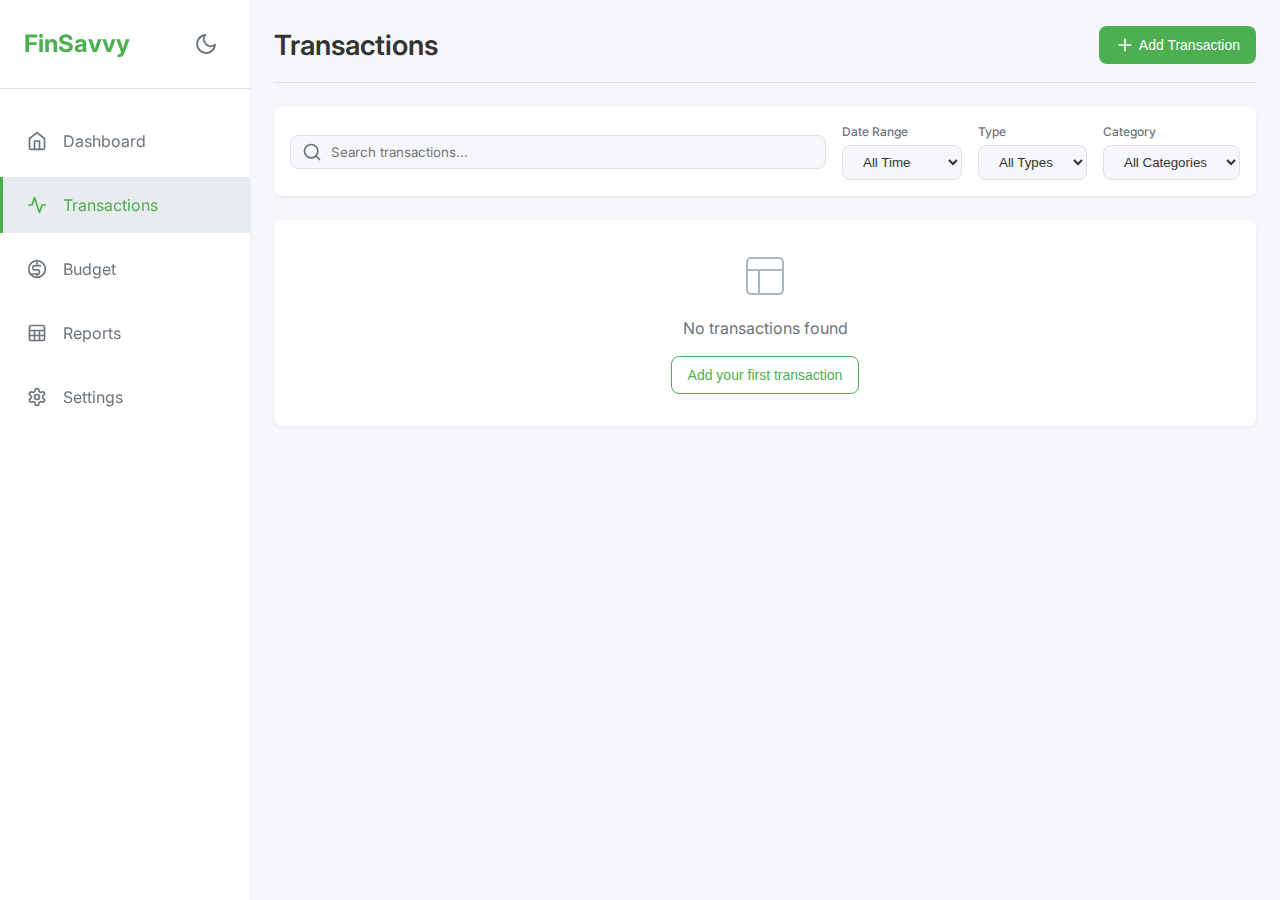
<file: transactions.html>
<!DOCTYPE html>
<html lang="en">
<head>
  <meta charset="UTF-8">
  <meta name="viewport" content="width=device-width, initial-scale=1.0">
  <title>FinSavvy | Transactions</title>
  <link rel="stylesheet" href="src/css/style.css">
  <link rel="stylesheet" href="https://fonts.googleapis.com/css2?family=Inter:wght@400;500;600;700&display=swap">
</head>
<body>
  <div class="app-container">
    <!-- Sidebar Navigation -->
    <aside class="sidebar">
      <div class="sidebar-header">
        <h1 class="logo">FinSavvy</h1>
        <button id="theme-toggle" class="theme-toggle" aria-label="Toggle dark mode">
          <svg xmlns="http://www.w3.org/2000/svg" width="24" height="24" viewBox="0 0 24 24" fill="none" stroke="currentColor" stroke-width="2" stroke-linecap="round" stroke-linejoin="round" class="sun"><circle cx="12" cy="12" r="5"></circle><line x1="12" y1="1" x2="12" y2="3"></line><line x1="12" y1="21" x2="12" y2="23"></line><line x1="4.22" y1="4.22" x2="5.64" y2="5.64"></line><line x1="18.36" y1="18.36" x2="19.78" y2="19.78"></line><line x1="1" y1="12" x2="3" y2="12"></line><line x1="21" y1="12" x2="23" y2="12"></line><line x1="4.22" y1="19.78" x2="5.64" y2="18.36"></line><line x1="18.36" y1="5.64" x2="19.78" y2="4.22"></line></svg>
          <svg xmlns="http://www.w3.org/2000/svg" width="24" height="24" viewBox="0 0 24 24" fill="none" stroke="currentColor" stroke-width="2" stroke-linecap="round" stroke-linejoin="round" class="moon"><path d="M21 12.79A9 9 0 1 1 11.21 3 7 7 0 0 0 21 12.79z"></path></svg>
        </button>
      </div>
      <nav class="nav-menu">
        <ul>
          <li>
            <a href="index.html">
              <svg xmlns="http://www.w3.org/2000/svg" width="24" height="24" viewBox="0 0 24 24" fill="none" stroke="currentColor" stroke-width="2" stroke-linecap="round" stroke-linejoin="round"><path d="m3 9 9-7 9 7v11a2 2 0 0 1-2 2H5a2 2 0 0 1-2-2z"></path><polyline points="9 22 9 12 15 12 15 22"></polyline></svg>
              <span>Dashboard</span>
            </a>
          </li>
          <li class="active">
            <a href="transactions.html">
              <svg xmlns="http://www.w3.org/2000/svg" width="24" height="24" viewBox="0 0 24 24" fill="none" stroke="currentColor" stroke-width="2" stroke-linecap="round" stroke-linejoin="round"><path d="M22 12h-4l-3 9L9 3l-3 9H2"></path></svg>
              <span>Transactions</span>
            </a>
          </li>
          <li>
            <a href="budget.html">
              <svg xmlns="http://www.w3.org/2000/svg" width="24" height="24" viewBox="0 0 24 24" fill="none" stroke="currentColor" stroke-width="2" stroke-linecap="round" stroke-linejoin="round"><circle cx="12" cy="12" r="10"></circle><path d="M16 8h-6.5a2.5 2.5 0 0 0 0 5h3a2.5 2.5 0 0 1 0 5H6"></path><path d="M12 18v2"></path><path d="M12 4v2"></path></svg>
              <span>Budget</span>
            </a>
          </li>
          <li>
            <a href="reports.html">
              <svg xmlns="http://www.w3.org/2000/svg" width="24" height="24" viewBox="0 0 24 24" fill="none" stroke="currentColor" stroke-width="2" stroke-linecap="round" stroke-linejoin="round"><rect width="18" height="18" x="3" y="3" rx="2" ry="2"></rect><line x1="3" x2="21" y1="9" y2="9"></line><line x1="3" x2="21" y1="15" y2="15"></line><line x1="9" x2="9" y1="9" y2="21"></line><line x1="15" x2="15" y1="9" y2="21"></line></svg>
              <span>Reports</span>
            </a>
          </li>
          <li>
            <a href="settings.html">
              <svg xmlns="http://www.w3.org/2000/svg" width="24" height="24" viewBox="0 0 24 24" fill="none" stroke="currentColor" stroke-width="2" stroke-linecap="round" stroke-linejoin="round"><path d="M12.22 2h-.44a2 2 0 0 0-2 2v.18a2 2 0 0 1-1 1.73l-.43.25a2 2 0 0 1-2 0l-.15-.08a2 2 0 0 0-2.73.73l-.22.38a2 2 0 0 0 .73 2.73l.15.1a2 2 0 0 1 1 1.72v.51a2 2 0 0 1-1 1.74l-.15.09a2 2 0 0 0-.73 2.73l.22.38a2 2 0 0 0 2.73.73l.15-.08a2 2 0 0 1 2 0l.43.25a2 2 0 0 1 1 1.73V20a2 2 0 0 0 2 2h.44a2 2 0 0 0 2-2v-.18a2 2 0 0 1 1-1.73l.43-.25a2 2 0 0 1 2 0l.15.08a2 2 0 0 0 2.73-.73l.22-.39a2 2 0 0 0-.73-2.73l-.15-.08a2 2 0 0 1-1-1.74v-.5a2 2 0 0 1 1-1.74l.15-.09a2 2 0 0 0 .73-2.73l-.22-.38a2 2 0 0 0-2.73-.73l-.15.08a2 2 0 0 1-2 0l-.43-.25a2 2 0 0 1-1-1.73V4a2 2 0 0 0-2-2z"></path><circle cx="12" cy="12" r="3"></circle></svg>
              <span>Settings</span>
            </a>
          </li>
        </ul>
      </nav>
    </aside>

    <!-- Main Content -->
    <main class="main-content">
      <header class="page-header">
        <h2>Transactions</h2>
        <div class="header-actions">
          <button id="add-transaction-button" class="btn btn-primary">
            <svg xmlns="http://www.w3.org/2000/svg" width="20" height="20" viewBox="0 0 24 24" fill="none" stroke="currentColor" stroke-width="2" stroke-linecap="round" stroke-linejoin="round"><path d="M12 5v14"></path><path d="M5 12h14"></path></svg>
            Add Transaction
          </button>
        </div>
      </header>

      <!-- Transaction Filters -->
      <section class="transaction-filters">
        <div class="search-container">
          <input type="text" id="search-transactions" placeholder="Search transactions..." class="search-input">
          <svg xmlns="http://www.w3.org/2000/svg" width="20" height="20" viewBox="0 0 24 24" fill="none" stroke="currentColor" stroke-width="2" stroke-linecap="round" stroke-linejoin="round" class="search-icon"><circle cx="11" cy="11" r="8"></circle><path d="m21 21-4.3-4.3"></path></svg>
        </div>
        
        <div class="filter-controls">
          <div class="filter-group">
            <label for="filter-date">Date Range</label>
            <select id="filter-date">
              <option value="all">All Time</option>
              <option value="today">Today</option>
              <option value="week">This Week</option>
              <option value="month">This Month</option>
              <option value="year">This Year</option>
            </select>
          </div>
          
          <div class="filter-group">
            <label for="filter-type">Type</label>
            <select id="filter-type">
              <option value="all">All Types</option>
              <option value="income">Income</option>
              <option value="expense">Expense</option>
            </select>
          </div>
          
          <div class="filter-group">
            <label for="filter-category">Category</label>
            <select id="filter-category">
              <option value="all">All Categories</option>
              <option value="food">Food</option>
              <option value="transport">Transport</option>
              <option value="utilities">Utilities</option>
              <option value="entertainment">Entertainment</option>
              <option value="shopping">Shopping</option>
              <option value="housing">Housing</option>
              <option value="income">Income</option>
              <option value="other">Other</option>
            </select>
          </div>
        </div>
      </section>

      <!-- Transaction List -->
      <section class="transactions-container">
        <div class="transactions-list" id="transactions-list">
          <!-- Transactions will be inserted here from JavaScript -->
          <div class="empty-state">
            <svg xmlns="http://www.w3.org/2000/svg" width="48" height="48" viewBox="0 0 24 24" fill="none" stroke="currentColor" stroke-width="1" stroke-linecap="round" stroke-linejoin="round" class="empty-icon"><rect width="18" height="18" x="3" y="3" rx="2" ry="2"></rect><line x1="3" x2="21" y1="9" y2="9"></line><line x1="9" x2="9" y1="21" y2="9"></line></svg>
            <p>No transactions found</p>
            <button id="add-first-transaction-page" class="btn btn-outline">Add your first transaction</button>
          </div>
        </div>
      </section>
    </main>
  </div>

  <!-- Transaction Modal -->
  <div id="transaction-modal" class="modal">
    <div class="modal-content">
      <div class="modal-header">
        <h3 id="modal-title">Add New Transaction</h3>
        <button class="modal-close">&times;</button>
      </div>
      <form id="transaction-form">
        <input type="hidden" id="transaction-id">
        <div class="form-group">
          <label for="transaction-description">Description</label>
          <input type="text" id="transaction-description" placeholder="What was this for?" required>
        </div>
        <div class="form-group">
          <label for="transaction-amount">Amount</label>
          <input type="number" id="transaction-amount" placeholder="0.00" step="0.01" required>
        </div>
        <div class="form-group">
          <label for="transaction-type">Type</label>
          <select id="transaction-type" required>
            <option value="expense">Expense</option>
            <option value="income">Income</option>
          </select>
        </div>
        <div class="form-group">
          <label for="transaction-category">Category</label>
          <select id="transaction-category" required>
            <option value="food">Food</option>
            <option value="transport">Transport</option>
            <option value="utilities">Utilities</option>
            <option value="entertainment">Entertainment</option>
            <option value="shopping">Shopping</option>
            <option value="housing">Housing</option>
            <option value="income">Income</option>
            <option value="other">Other</option>
          </select>
        </div>
        <div class="form-group">
          <label for="transaction-date">Date</label>
          <input type="date" id="transaction-date" required>
        </div>
        <div class="form-actions">
          <button type="button" class="btn btn-secondary modal-cancel">Cancel</button>
          <button type="submit" class="btn btn-primary" id="save-transaction-btn">Save Transaction</button>
        </div>
      </form>
    </div>
  </div>

  <!-- Delete Confirmation Modal -->
  <div id="delete-confirmation-modal" class="modal">
    <div class="modal-content">
      <div class="modal-header">
        <h3>Delete Transaction</h3>
        <button class="modal-close">&times;</button>
      </div>
      <div class="modal-body">
        <p>Are you sure you want to delete this transaction? This action cannot be undone.</p>
      </div>
      <div class="modal-footer">
        <button class="btn btn-secondary modal-cancel">Cancel</button>
        <button class="btn btn-danger" id="confirm-delete-btn">Delete</button>
      </div>
    </div>
  </div>

  <script src="src/js/storage.js"></script>
  <script src="src/js/main.js"></script>
  <script src="src/js/transactions.js"></script>
  <script src="src/js/transactions-page.js"></script>
</body>
</html>
</file>
<file: src/css/style.css>
/* Base Styles and Variables */
:root {
  /* Light Theme */
  --bg-primary: #f5f7fa;
  --bg-secondary: #ffffff;
  --bg-tertiary: #e9ecef;
  --text-primary: #333333;
  --text-secondary: #6c757d;
  --text-muted: #adb5bd;
  --border-color: #dee2e6;
  --accent-color: #4CAF50;
  --accent-hover: #43a047;
  --danger-color: #f44336;
  --danger-hover: #e53935;
  --warning-color: #ff9800;
  --warning-hover: #fb8c00;
  --success-color: #28a745;
  --income-color: #4CAF50;
  --expense-color: #f44336;
  --shadow-sm: 0 2px 4px rgba(0, 0, 0, 0.05);
  --shadow-md: 0 4px 6px rgba(0, 0, 0, 0.1);
  --shadow-lg: 0 10px 15px rgba(0, 0, 0, 0.1);
  --transition-speed: 0.3s;

  /* Layout */
  --sidebar-width: 250px;
  --header-height: 70px;
  --border-radius: 8px;
  --card-padding: 24px;
  --spacing-xs: 4px;
  --spacing-sm: 8px;
  --spacing-md: 16px;
  --spacing-lg: 24px;
  --spacing-xl: 32px;
}

/* Dark Theme */
[data-theme="dark"] {
  --bg-primary: #1a1a2e;
  --bg-secondary: #16213e;
  --bg-tertiary: #0f3460;
  --text-primary: #f5f5f5;
  --text-secondary: #b8b8b8;
  --text-muted: #8d8d8d;
  --border-color: #30384b;
  --accent-color: #00c853;
  --accent-hover: #00e676;
  --danger-color: #ff5252;
  --danger-hover: #ff6b6b;
  --warning-color: #ffab40;
  --warning-hover: #ffc166;
  --success-color: #00e676;
  --income-color: #00c853;
  --expense-color: #ff5252;
  --shadow-sm: 0 2px 4px rgba(0, 0, 0, 0.2);
  --shadow-md: 0 4px 6px rgba(0, 0, 0, 0.3);
  --shadow-lg: 0 10px 15px rgba(0, 0, 0, 0.3);
}

/* Global Reset */
* {
  margin: 0;
  padding: 0;
  box-sizing: border-box;
}

html, body {
  height: 100%;
  font-family: 'Inter', sans-serif;
  font-size: 16px;
  background-color: var(--bg-primary);
  color: var(--text-primary);
  line-height: 1.5;
  transition: background-color var(--transition-speed), color var(--transition-speed);
}

/* Layout */
.app-container {
  display: flex;
  height: 100vh;
}

/* Sidebar */
.sidebar {
  width: var(--sidebar-width);
  background-color: var(--bg-secondary);
  box-shadow: var(--shadow-sm);
  display: flex;
  flex-direction: column;
  position: fixed;
  height: 100%;
  z-index: 10;
  transition: transform var(--transition-speed);
}

.sidebar-header {
  padding: var(--spacing-lg);
  display: flex;
  align-items: center;
  justify-content: space-between;
  border-bottom: 1px solid var(--border-color);
}

.logo {
  font-size: 1.5rem;
  font-weight: 700;
  color: var(--accent-color);
  margin: 0;
}

.theme-toggle {
  background: none;
  border: none;
  color: var(--text-secondary);
  cursor: pointer;
  width: 40px;
  height: 40px;
  border-radius: 50%;
  display: flex;
  align-items: center;
  justify-content: center;
  transition: background-color 0.2s;
}

.theme-toggle:hover {
  background-color: var(--bg-tertiary);
}

.theme-toggle .sun {
  display: none;
}

.theme-toggle .moon {
  display: block;
}

[data-theme="dark"] .theme-toggle .sun {
  display: block;
}

[data-theme="dark"] .theme-toggle .moon {
  display: none;
}

.nav-menu {
  flex: 1;
  padding: var(--spacing-lg) 0;
  overflow-y: auto;
}

.nav-menu ul {
  list-style: none;
}

.nav-menu li {
  margin-bottom: var(--spacing-sm);
}

.nav-menu a {
  display: flex;
  align-items: center;
  padding: var(--spacing-md) var(--spacing-lg);
  color: var(--text-secondary);
  text-decoration: none;
  transition: 
    color var(--transition-speed),
    background-color var(--transition-speed);
  border-left: 3px solid transparent;
}

.nav-menu a:hover {
  color: var(--accent-color);
  background-color: var(--bg-tertiary);
}

.nav-menu li.active a {
  color: var(--accent-color);
  border-left-color: var(--accent-color);
  background-color: var(--bg-tertiary);
}

.nav-menu svg {
  margin-right: var(--spacing-md);
  width: 20px;
  height: 20px;
}

/* Main Content */
.main-content {
  flex: 1;
  margin-left: var(--sidebar-width);
  padding: var(--spacing-lg);
  overflow-y: auto;
}

/* Page Header */
.page-header {
  display: flex;
  justify-content: space-between;
  align-items: center;
  margin-bottom: var(--spacing-lg);
  padding-bottom: var(--spacing-md);
  border-bottom: 1px solid var(--border-color);
}

.page-header h2 {
  font-size: 1.75rem;
  font-weight: 600;
}

.header-actions {
  display: flex;
  gap: var(--spacing-md);
}

/* Button Styles */
.btn {
  display: inline-flex;
  align-items: center;
  justify-content: center;
  padding: var(--spacing-sm) var(--spacing-md);
  border-radius: var(--border-radius);
  font-weight: 500;
  cursor: pointer;
  transition: 
    background-color var(--transition-speed),
    color var(--transition-speed),
    border-color var(--transition-speed),
    transform 0.1s;
  border: none;
  font-size: 0.875rem;
  height: 38px;
}

.btn svg {
  margin-right: var(--spacing-xs);
}

.btn:active {
  transform: translateY(1px);
}

.btn-primary {
  background-color: var(--accent-color);
  color: white;
}

.btn-primary:hover {
  background-color: var(--accent-hover);
}

.btn-secondary {
  background-color: var(--bg-tertiary);
  color: var(--text-primary);
}

.btn-secondary:hover {
  background-color: var(--border-color);
}

.btn-danger {
  background-color: var(--danger-color);
  color: white;
}

.btn-danger:hover {
  background-color: var(--danger-hover);
}

.btn-outline {
  background-color: transparent;
  border: 1px solid var(--accent-color);
  color: var(--accent-color);
}

.btn-outline:hover {
  background-color: var(--accent-color);
  color: white;
}

.btn:disabled {
  opacity: 0.6;
  cursor: not-allowed;
}

/* Card Styles */
.card {
  background-color: var(--bg-secondary);
  border-radius: var(--border-radius);
  box-shadow: var(--shadow-sm);
  padding: var(--card-padding);
  margin-bottom: var(--spacing-md);
  transition: 
    box-shadow var(--transition-speed),
    transform var(--transition-speed);
}

.card:hover {
  box-shadow: var(--shadow-md);
}

/* Summary Cards */
.summary-cards {
  display: grid;
  grid-template-columns: repeat(auto-fill, minmax(300px, 1fr));
  gap: var(--spacing-lg);
  margin-bottom: var(--spacing-xl);
}

.summary-cards .card {
  display: flex;
  align-items: center;
}

.card-icon {
  width: 48px;
  height: 48px;
  border-radius: 50%;
  display: flex;
  align-items: center;
  justify-content: center;
  margin-right: var(--spacing-md);
}

.balance-card .card-icon {
  background-color: rgba(76, 175, 80, 0.1);
  color: var(--accent-color);
}

.income-card .card-icon {
  background-color: rgba(76, 175, 80, 0.1);
  color: var(--income-color);
}

.expense-card .card-icon {
  background-color: rgba(244, 67, 54, 0.1);
  color: var(--expense-color);
}

.card-content h3 {
  font-size: 0.875rem;
  font-weight: 500;
  color: var(--text-secondary);
  margin-bottom: var(--spacing-xs);
}

.amount {
  font-size: 1.5rem;
  font-weight: 600;
}

/* Section styles */
.section-header {
  display: flex;
  justify-content: space-between;
  align-items: center;
  margin-bottom: var(--spacing-md);
}

.section-header h3 {
  font-size: 1.25rem;
  font-weight: 600;
}

.view-all {
  color: var(--accent-color);
  text-decoration: none;
  font-size: 0.875rem;
  font-weight: 500;
}

.view-all:hover {
  text-decoration: underline;
}

/* Transaction list */
.transactions-container {
  background-color: var(--bg-secondary);
  border-radius: var(--border-radius);
  box-shadow: var(--shadow-sm);
  margin-bottom: var(--spacing-xl);
  overflow: hidden;
}

.transactions-list {
  width: 100%;
  border-collapse: collapse;
}

.transaction-item {
  display: flex;
  align-items: center;
  padding: var(--spacing-md);
  border-bottom: 1px solid var(--border-color);
  transition: background-color var(--transition-speed);
}

.transaction-item:last-child {
  border-bottom: none;
}

.transaction-item:hover {
  background-color: var(--bg-tertiary);
}

.transaction-icon {
  width: 40px;
  height: 40px;
  background-color: var(--bg-tertiary);
  border-radius: 50%;
  display: flex;
  align-items: center;
  justify-content: center;
  margin-right: var(--spacing-md);
}

.transaction-details {
  flex: 1;
}

.transaction-title {
  font-weight: 500;
  margin-bottom: 2px;
}

.transaction-category {
  font-size: 0.75rem;
  color: var(--text-secondary);
  text-transform: capitalize;
}

.transaction-amount {
  font-weight: 600;
  margin-left: auto;
}

.income-amount {
  color: var(--income-color);
}

.expense-amount {
  color: var(--expense-color);
}

.transaction-date {
  font-size: 0.75rem;
  color: var(--text-secondary);
  margin-left: var(--spacing-md);
  min-width: 80px;
  text-align: right;
}

.transaction-actions {
  display: flex;
  gap: var(--spacing-xs);
  opacity: 0;
  transition: opacity var(--transition-speed);
}

.transaction-item:hover .transaction-actions {
  opacity: 1;
}

.action-btn {
  background: none;
  border: none;
  cursor: pointer;
  width: 32px;
  height: 32px;
  border-radius: 50%;
  display: flex;
  align-items: center;
  justify-content: center;
  transition: background-color var(--transition-speed);
  color: var(--text-secondary);
}

.action-btn:hover {
  background-color: var(--bg-tertiary);
  color: var(--text-primary);
}

.edit-btn:hover {
  color: var(--accent-color);
}

.delete-btn:hover {
  color: var(--danger-color);
}

/* Empty state */
.empty-state {
  display: flex;
  flex-direction: column;
  align-items: center;
  justify-content: center;
  padding: var(--spacing-xl);
  text-align: center;
}

.empty-icon {
  color: var(--text-muted);
  margin-bottom: var(--spacing-md);
}

.empty-state p {
  color: var(--text-secondary);
  margin-bottom: var(--spacing-md);
}

/* Filters */
.transaction-filters {
  background-color: var(--bg-secondary);
  border-radius: var(--border-radius);
  box-shadow: var(--shadow-sm);
  padding: var(--spacing-md);
  margin-bottom: var(--spacing-lg);
  display: flex;
  flex-wrap: wrap;
  gap: var(--spacing-md);
  align-items: center;
}

.search-container {
  position: relative;
  flex: 1;
}

.search-input {
  width: 100%;
  padding: var(--spacing-sm) var(--spacing-lg) var(--spacing-sm) 40px;
  border: 1px solid var(--border-color);
  border-radius: var(--border-radius);
  background-color: var(--bg-primary);
  color: var(--text-primary);
  transition: border-color var(--transition-speed);
}

.search-input:focus {
  outline: none;
  border-color: var(--accent-color);
}

.search-icon {
  position: absolute;
  left: 12px;
  top: 50%;
  transform: translateY(-50%);
  color: var(--text-secondary);
}

.filter-controls {
  display: flex;
  flex-wrap: wrap;
  gap: var(--spacing-md);
}

.filter-group {
  display: flex;
  flex-direction: column;
}

.filter-group label {
  font-size: 0.75rem;
  color: var(--text-secondary);
  margin-bottom: 4px;
}

select {
  padding: var(--spacing-sm) var(--spacing-md);
  border: 1px solid var(--border-color);
  border-radius: var(--border-radius);
  background-color: var(--bg-primary);
  color: var(--text-primary);
  transition: border-color var(--transition-speed);
}

select:focus {
  outline: none;
  border-color: var(--accent-color);
}

/* Modal */
.modal {
  display: none;
  position: fixed;
  top: 0;
  left: 0;
  width: 100%;
  height: 100%;
  background-color: rgba(0, 0, 0, 0.5);
  z-index: 1000;
  align-items: center;
  justify-content: center;
}

.modal.show {
  display: flex;
}

.modal-content {
  background-color: var(--bg-secondary);
  border-radius: var(--border-radius);
  box-shadow: var(--shadow-lg);
  width: 100%;
  max-width: 500px;
  max-height: 90vh;
  overflow-y: auto;
  animation: modalFade 0.3s;
}

@keyframes modalFade {
  from {
    opacity: 0;
    transform: translateY(-20px);
  }
  to {
    opacity: 1;
    transform: translateY(0);
  }
}

.modal-header {
  display: flex;
  justify-content: space-between;
  align-items: center;
  padding: var(--spacing-md) var(--card-padding);
  border-bottom: 1px solid var(--border-color);
}

.modal-header h3 {
  font-size: 1.25rem;
  font-weight: 600;
  margin: 0;
}

.modal-close {
  background: none;
  border: none;
  font-size: 1.5rem;
  cursor: pointer;
  color: var(--text-secondary);
  line-height: 1;
}

.modal-body {
  padding: var(--card-padding);
}

.modal-footer {
  padding: var(--spacing-md) var(--card-padding);
  border-top: 1px solid var(--border-color);
  display: flex;
  justify-content: flex-end;
  gap: var(--spacing-md);
}

/* Form styles */
form {
  padding: var(--card-padding);
}

.form-group {
  margin-bottom: var(--spacing-md);
}

label {
  display: block;
  margin-bottom: var(--spacing-xs);
  font-weight: 500;
}

input, textarea {
  width: 100%;
  padding: 10px 12px;
  border: 1px solid var(--border-color);
  border-radius: var(--border-radius);
  background-color: var(--bg-primary);
  color: var(--text-primary);
  transition: border-color var(--transition-speed);
  font-family: inherit;
}

input:focus, textarea:focus, select:focus {
  outline: none;
  border-color: var(--accent-color);
}

.form-actions {
  display: flex;
  justify-content: flex-end;
  gap: var(--spacing-md);
  margin-top: var(--spacing-lg);
}

/* Budget page */
.savings-goal {
  margin-bottom: var(--spacing-xl);
}

.savings-container, .budget-card {
  background-color: var(--bg-secondary);
  border-radius: var(--border-radius);
  box-shadow: var(--shadow-sm);
  padding: var(--card-padding);
}

.budgets-list {
  display: grid;
  grid-template-columns: repeat(auto-fill, minmax(300px, 1fr));
  gap: var(--spacing-lg);
}

.budget-card {
  transition: box-shadow var(--transition-speed);
}

.budget-card:hover {
  box-shadow: var(--shadow-md);
}

.budget-card-header {
  display: flex;
  justify-content: space-between;
  align-items: flex-start;
  margin-bottom: var(--spacing-md);
}

.budget-category {
  font-size: 1.125rem;
  font-weight: 600;
  text-transform: capitalize;
}

.budget-actions {
  display: flex;
  gap: var(--spacing-xs);
}

.budget-amount {
  font-size: 0.875rem;
  color: var(--text-secondary);
  margin-bottom: var(--spacing-sm);
}

.progress-container {
  height: 8px;
  background-color: var(--bg-tertiary);
  border-radius: 4px;
  overflow: hidden;
  margin-bottom: var(--spacing-sm);
}

.progress-bar {
  height: 100%;
  background-color: var(--accent-color);
  transition: width 0.5s ease;
}

.progress-bar.warning {
  background-color: var(--warning-color);
}

.progress-bar.danger {
  background-color: var(--danger-color);
}

.progress-stats {
  display: flex;
  justify-content: space-between;
  font-size: 0.75rem;
  color: var(--text-secondary);
}

.progress-percentage {
  font-weight: 500;
}

/* Settings page */
.settings-container {
  max-width: 800px;
}

.settings-section {
  background-color: var(--bg-secondary);
  border-radius: var(--border-radius);
  box-shadow: var(--shadow-sm);
  padding: var(--card-padding);
  margin-bottom: var(--spacing-lg);
}

.settings-section h3 {
  margin-bottom: var(--spacing-md);
  font-size: 1.25rem;
  font-weight: 600;
}

.setting-item {
  display: flex;
  justify-content: space-between;
  align-items: center;
  padding: var(--spacing-md) 0;
  border-bottom: 1px solid var(--border-color);
}

.setting-item:last-child {
  border-bottom: none;
}

.setting-label {
  font-weight: 500;
}

.setting-description {
  font-size: 0.875rem;
  color: var(--text-secondary);
  margin-top: 4px;
}

/* Toggle Switch */
.toggle-switch {
  position: relative;
  display: inline-block;
  width: 50px;
  height: 24px;
}

.toggle-switch input {
  opacity: 0;
  width: 0;
  height: 0;
}

.toggle-slider {
  position: absolute;
  cursor: pointer;
  top: 0;
  left: 0;
  right: 0;
  bottom: 0;
  background-color: var(--bg-tertiary);
  transition: .4s;
  border-radius: 34px;
}

.toggle-slider:before {
  position: absolute;
  content: "";
  height: 16px;
  width: 16px;
  left: 4px;
  bottom: 4px;
  background-color: white;
  transition: .4s;
  border-radius: 50%;
}

input:checked + .toggle-slider {
  background-color: var(--accent-color);
}

input:checked + .toggle-slider:before {
  transform: translateX(26px);
}

/* About section */
.about-info {
  color: var(--text-secondary);
  line-height: 1.6;
}

.version {
  margin-top: var(--spacing-sm);
  font-size: 0.875rem;
}

.copyright {
  margin-top: var(--spacing-sm);
  font-size: 0.875rem;
}

/* PIN input */
.pin-container {
  display: flex;
  justify-content: center;
  gap: var(--spacing-md);
  margin: var(--spacing-md) 0;
}

.pin-digit, .confirm-pin-digit {
  width: 50px;
  height: 50px;
  text-align: center;
  font-size: 1.5rem;
  border: 1px solid var(--border-color);
  border-radius: var(--border-radius);
  background-color: var(--bg-primary);
  color: var(--text-primary);
}

.pin-error {
  color: var(--danger-color);
  text-align: center;
  margin-bottom: var(--spacing-md);
  min-height: 1.5rem;
}

/* Warning message */
.warning-message {
  display: flex;
  align-items: flex-start;
  background-color: rgba(244, 67, 54, 0.1);
  border-radius: var(--border-radius);
  padding: var(--spacing-md);
  margin-bottom: var(--spacing-md);
}

.warning-message svg {
  color: var(--danger-color);
  margin-right: var(--spacing-md);
  flex-shrink: 0;
}

/* Chart styles */
.charts-container {
  display: grid;
  grid-template-columns: repeat(auto-fit, minmax(350px, 1fr));
  gap: var(--spacing-lg);
  margin-bottom: var(--spacing-xl);
}

.chart-card {
  background-color: var(--bg-secondary);
  border-radius: var(--border-radius);
  box-shadow: var(--shadow-sm);
  padding: var(--card-padding);
}

.chart-card h3 {
  margin-bottom: var(--spacing-md);
  font-size: 1.25rem;
  font-weight: 600;
}

.pie-chart-container, .bar-chart-container {
  height: 300px;
  display: flex;
  position: relative;
}

.chart-legend {
  margin-left: var(--spacing-md);
  display: flex;
  flex-direction: column;
  justify-content: center;
}

.legend-item {
  display: flex;
  align-items: center;
  margin-bottom: var(--spacing-sm);
}

.legend-color {
  width: 14px;
  height: 14px;
  border-radius: 3px;
  margin-right: var(--spacing-sm);
}

.legend-label {
  font-size: 0.875rem;
}

.trend-chart-section {
  background-color: var(--bg-secondary);
  border-radius: var(--border-radius);
  box-shadow: var(--shadow-sm);
  padding: var(--card-padding);
  margin-bottom: var(--spacing-xl);
}

.trend-chart-section h3 {
  margin-bottom: var(--spacing-md);
  font-size: 1.25rem;
  font-weight: 600;
}

.line-chart-container {
  height: 300px;
}

/* Export section */
.export-section {
  display: flex;
  justify-content: center;
  margin-top: var(--spacing-xl);
}

/* Responsive styles */
@media (max-width: 768px) {
  .sidebar {
    transform: translateX(-100%);
  }
  
  .sidebar.show {
    transform: translateX(0);
  }
  
  .main-content {
    margin-left: 0;
  }
  
  .summary-cards, .budgets-list, .charts-container {
    grid-template-columns: 1fr;
  }
  
  .transaction-date {
    display: none;
  }
  
  .transaction-actions {
    opacity: 1;
  }
}

/* Mobile menu toggle */
.menu-toggle {
  display: none;
  background: none;
  border: none;
  cursor: pointer;
  margin-right: var(--spacing-md);
}

@media (max-width: 768px) {
  .menu-toggle {
    display: flex;
  }
}

/* CSS Animations */
@keyframes fadeIn {
  from { opacity: 0; }
  to { opacity: 1; }
}

@keyframes slideInRight {
  from { transform: translateX(20px); opacity: 0; }
  to { transform: translateX(0); opacity: 1; }
}

@keyframes slideInUp {
  from { transform: translateY(20px); opacity: 0; }
  to { transform: translateY(0); opacity: 1; }
}

.fade-in {
  animation: fadeIn 0.3s ease-in;
}

.slide-in-right {
  animation: slideInRight 0.3s ease-out;
}

.slide-in-up {
  animation: slideInUp 0.3s ease-out;
}
</file>
